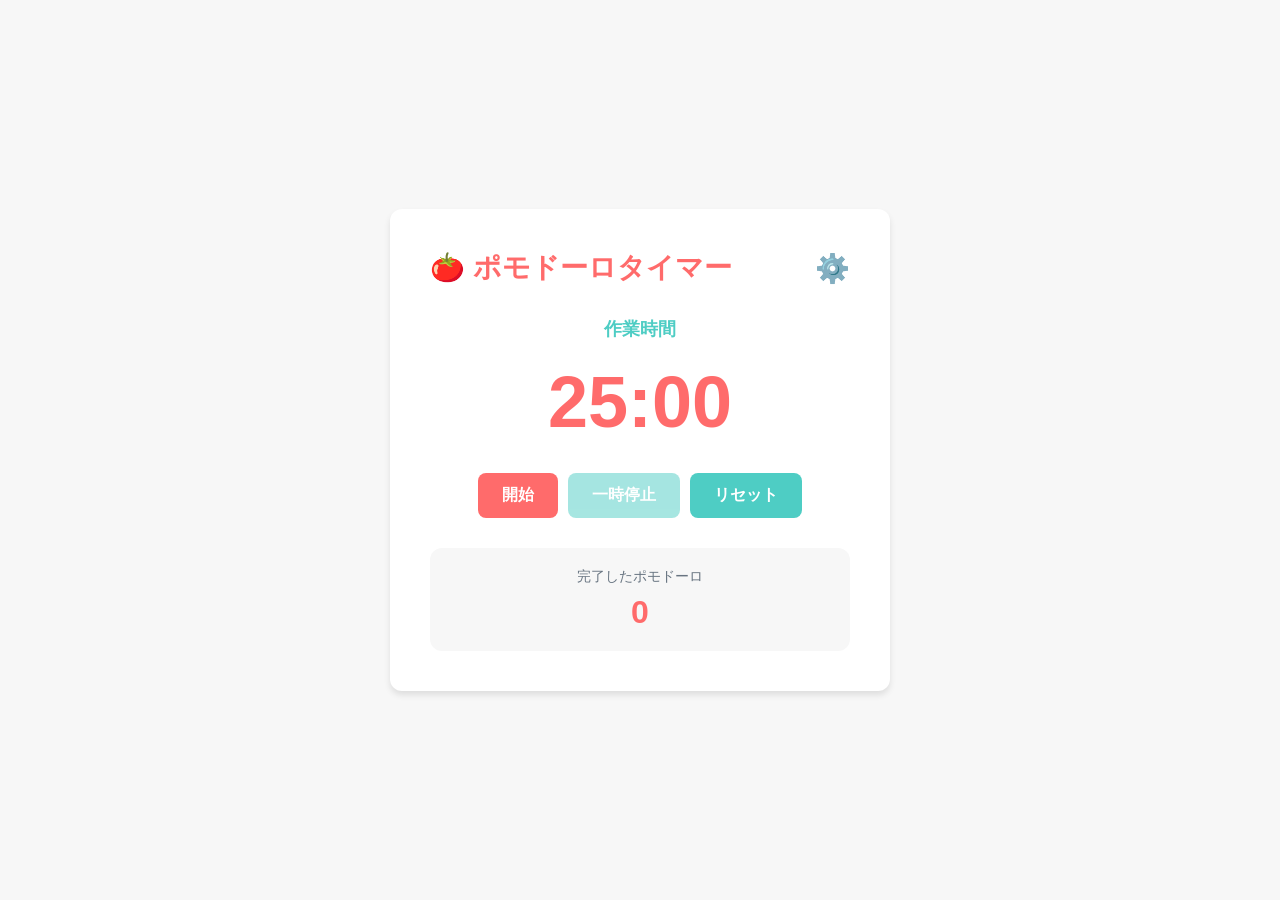
<file: 1.pomodoro/index.html>
<!DOCTYPE html>
<html lang="ja">
<head>
    <meta charset="UTF-8">
    <meta name="viewport" content="width=device-width, initial-scale=1.0">
    <title>ポモドーロタイマー</title>
    <link rel="stylesheet" href="style.css">
</head>
<body>
    <div class="container">
        <header>
            <h1>🍅 ポモドーロタイマー</h1>
            <button class="settings-btn" id="settingsBtn" aria-label="設定を開く">⚙️</button>
        </header>

        <div class="timer-display">
            <div class="mode-indicator" id="modeIndicator">作業時間</div>
            <div class="time" id="timeDisplay">25:00</div>
            <div class="progress-ring">
                <svg width="300" height="300">
                    <circle cx="150" cy="150" r="140" class="progress-ring-circle-bg"></circle>
                    <circle cx="150" cy="150" r="140" class="progress-ring-circle" id="progressCircle"></circle>
                </svg>
            </div>
        </div>

        <div class="controls">
            <button class="btn btn-primary" id="startBtn">開始</button>
            <button class="btn btn-secondary" id="pauseBtn" disabled>一時停止</button>
            <button class="btn btn-secondary" id="resetBtn">リセット</button>
        </div>

        <div class="stats">
            <div class="stat-item">
                <span class="stat-label">完了したポモドーロ</span>
                <span class="stat-value" id="completedPomodoros">0</span>
            </div>
        </div>
    </div>

    <!-- 設定モーダル -->
    <div class="modal" id="settingsModal">
        <div class="modal-content">
            <div class="modal-header">
                <h2>⚙️ 設定</h2>
                <button class="close-btn" id="closeBtn" aria-label="閉じる">&times;</button>
            </div>
            <div class="modal-body">
                <!-- ポモドーロ時間設定 -->
                <div class="setting-group">
                    <label class="setting-label">⏱️ ポモドーロ時間</label>
                    <div class="option-buttons">
                        <button class="option-btn" data-time="15">15分</button>
                        <button class="option-btn active" data-time="25">25分</button>
                        <button class="option-btn" data-time="35">35分</button>
                        <button class="option-btn" data-time="45">45分</button>
                    </div>
                </div>

                <!-- 休憩時間設定 -->
                <div class="setting-group">
                    <label class="setting-label">☕ 休憩時間</label>
                    <div class="option-buttons">
                        <button class="option-btn active" data-break="5">5分</button>
                        <button class="option-btn" data-break="10">10分</button>
                        <button class="option-btn" data-break="15">15分</button>
                    </div>
                </div>

                <!-- テーマ設定 -->
                <div class="setting-group">
                    <label class="setting-label">🎨 テーマ</label>
                    <div class="option-buttons">
                        <button class="option-btn active" data-theme="light">ライト</button>
                        <button class="option-btn" data-theme="dark">ダーク</button>
                        <button class="option-btn" data-theme="focus">フォーカス</button>
                    </div>
                </div>

                <!-- サウンド設定 -->
                <div class="setting-group">
                    <label class="setting-label">🔊 サウンド設定</label>
                    <div class="sound-settings">
                        <div class="sound-option">
                            <label class="switch">
                                <input type="checkbox" id="startSoundToggle" checked>
                                <span class="slider"></span>
                            </label>
                            <span>開始音</span>
                        </div>
                        <div class="sound-option">
                            <label class="switch">
                                <input type="checkbox" id="endSoundToggle" checked>
                                <span class="slider"></span>
                            </label>
                            <span>終了音</span>
                        </div>
                        <div class="sound-option">
                            <label class="switch">
                                <input type="checkbox" id="tickSoundToggle">
                                <span class="slider"></span>
                            </label>
                            <span>tick音</span>
                        </div>
                    </div>
                </div>
            </div>
            <div class="modal-footer">
                <button class="btn btn-primary" id="saveSettingsBtn">保存</button>
            </div>
        </div>
    </div>

    <script src="app.js"></script>
</body>
</html>
</file>
<file: 1.pomodoro/style.css>
/* ベーススタイル */
:root {
    --primary-color: #ff6b6b;
    --secondary-color: #4ecdc4;
    --background-color: #f7f7f7;
    --text-color: #2c3e50;
    --card-background: #ffffff;
    --shadow: 0 4px 6px rgba(0, 0, 0, 0.1);
    --border-radius: 12px;
}

/* ダークテーマ */
[data-theme="dark"] {
    --primary-color: #ff6b6b;
    --secondary-color: #4ecdc4;
    --background-color: #1a1a1a;
    --text-color: #e0e0e0;
    --card-background: #2d2d2d;
    --shadow: 0 4px 6px rgba(0, 0, 0, 0.3);
}

/* フォーカスモード */
[data-theme="focus"] {
    --primary-color: #8b5cf6;
    --secondary-color: #06b6d4;
    --background-color: #0f172a;
    --text-color: #f1f5f9;
    --card-background: #1e293b;
    --shadow: 0 4px 6px rgba(139, 92, 246, 0.2);
}

* {
    margin: 0;
    padding: 0;
    box-sizing: border-box;
}

body {
    font-family: -apple-system, BlinkMacSystemFont, 'Segoe UI', 'Roboto', 'Helvetica', 'Arial', sans-serif;
    background-color: var(--background-color);
    color: var(--text-color);
    display: flex;
    justify-content: center;
    align-items: center;
    min-height: 100vh;
    padding: 20px;
    transition: background-color 0.3s ease, color 0.3s ease;
}

.container {
    background: var(--card-background);
    border-radius: var(--border-radius);
    box-shadow: var(--shadow);
    padding: 40px;
    max-width: 500px;
    width: 100%;
    transition: background-color 0.3s ease, box-shadow 0.3s ease;
}

header {
    display: flex;
    justify-content: space-between;
    align-items: center;
    margin-bottom: 30px;
}

h1 {
    font-size: 28px;
    color: var(--primary-color);
}

.settings-btn {
    background: none;
    border: none;
    font-size: 28px;
    cursor: pointer;
    transition: transform 0.2s ease;
}

.settings-btn:hover {
    transform: rotate(90deg);
}

.timer-display {
    text-align: center;
    position: relative;
    margin-bottom: 30px;
}

.mode-indicator {
    font-size: 18px;
    color: var(--secondary-color);
    margin-bottom: 10px;
    font-weight: 600;
}

.time {
    font-size: 72px;
    font-weight: 700;
    color: var(--primary-color);
    margin: 20px 0;
}

.progress-ring {
    position: absolute;
    top: 50%;
    left: 50%;
    transform: translate(-50%, -50%);
    z-index: -1;
}

.progress-ring-circle-bg {
    fill: none;
    stroke: var(--background-color);
    stroke-width: 8;
}

.progress-ring-circle {
    fill: none;
    stroke: var(--primary-color);
    stroke-width: 8;
    stroke-linecap: round;
    transform: rotate(-90deg);
    transform-origin: 50% 50%;
    stroke-dasharray: 880;
    stroke-dashoffset: 880;
    transition: stroke-dashoffset 1s linear;
}

.controls {
    display: flex;
    gap: 10px;
    justify-content: center;
    margin-bottom: 30px;
}

.btn {
    padding: 12px 24px;
    border: none;
    border-radius: 8px;
    font-size: 16px;
    font-weight: 600;
    cursor: pointer;
    transition: all 0.2s ease;
}

.btn-primary {
    background-color: var(--primary-color);
    color: white;
}

.btn-primary:hover:not(:disabled) {
    transform: translateY(-2px);
    box-shadow: 0 4px 8px rgba(0, 0, 0, 0.2);
}

.btn-secondary {
    background-color: var(--secondary-color);
    color: white;
}

.btn-secondary:hover:not(:disabled) {
    transform: translateY(-2px);
    box-shadow: 0 4px 8px rgba(0, 0, 0, 0.2);
}

.btn:disabled {
    opacity: 0.5;
    cursor: not-allowed;
}

.stats {
    text-align: center;
    padding: 20px;
    background: var(--background-color);
    border-radius: var(--border-radius);
}

.stat-item {
    display: flex;
    flex-direction: column;
    gap: 8px;
}

.stat-label {
    font-size: 14px;
    color: var(--text-color);
    opacity: 0.7;
}

.stat-value {
    font-size: 32px;
    font-weight: 700;
    color: var(--primary-color);
}

/* モーダルスタイル */
.modal {
    display: none;
    position: fixed;
    z-index: 1000;
    left: 0;
    top: 0;
    width: 100%;
    height: 100%;
    background-color: rgba(0, 0, 0, 0.5);
    backdrop-filter: blur(5px);
}

.modal.show {
    display: flex;
    justify-content: center;
    align-items: center;
}

.modal-content {
    background-color: var(--card-background);
    border-radius: var(--border-radius);
    box-shadow: 0 10px 40px rgba(0, 0, 0, 0.3);
    width: 90%;
    max-width: 500px;
    max-height: 80vh;
    overflow-y: auto;
    animation: slideDown 0.3s ease;
}

@keyframes slideDown {
    from {
        opacity: 0;
        transform: translateY(-50px);
    }
    to {
        opacity: 1;
        transform: translateY(0);
    }
}

.modal-header {
    display: flex;
    justify-content: space-between;
    align-items: center;
    padding: 20px;
    border-bottom: 1px solid var(--background-color);
}

.modal-header h2 {
    font-size: 24px;
    color: var(--text-color);
}

.close-btn {
    background: none;
    border: none;
    font-size: 32px;
    cursor: pointer;
    color: var(--text-color);
    line-height: 1;
}

.close-btn:hover {
    color: var(--primary-color);
}

.modal-body {
    padding: 20px;
}

.setting-group {
    margin-bottom: 30px;
}

.setting-label {
    display: block;
    font-size: 18px;
    font-weight: 600;
    margin-bottom: 12px;
    color: var(--text-color);
}

.option-buttons {
    display: flex;
    gap: 10px;
    flex-wrap: wrap;
}

.option-btn {
    flex: 1;
    min-width: 70px;
    padding: 10px 16px;
    border: 2px solid var(--background-color);
    background: var(--background-color);
    color: var(--text-color);
    border-radius: 8px;
    font-size: 14px;
    font-weight: 600;
    cursor: pointer;
    transition: all 0.2s ease;
}

.option-btn:hover {
    border-color: var(--primary-color);
}

.option-btn.active {
    background-color: var(--primary-color);
    border-color: var(--primary-color);
    color: white;
}

.sound-settings {
    display: flex;
    flex-direction: column;
    gap: 15px;
}

.sound-option {
    display: flex;
    align-items: center;
    gap: 12px;
}

/* トグルスイッチ */
.switch {
    position: relative;
    display: inline-block;
    width: 50px;
    height: 28px;
}

.switch input {
    opacity: 0;
    width: 0;
    height: 0;
}

.slider {
    position: absolute;
    cursor: pointer;
    top: 0;
    left: 0;
    right: 0;
    bottom: 0;
    background-color: #ccc;
    transition: 0.3s;
    border-radius: 28px;
}

.slider:before {
    position: absolute;
    content: "";
    height: 20px;
    width: 20px;
    left: 4px;
    bottom: 4px;
    background-color: white;
    transition: 0.3s;
    border-radius: 50%;
}

input:checked + .slider {
    background-color: var(--primary-color);
}

input:checked + .slider:before {
    transform: translateX(22px);
}

.modal-footer {
    padding: 20px;
    border-top: 1px solid var(--background-color);
    text-align: right;
}

/* レスポンシブデザイン */
@media (max-width: 600px) {
    .container {
        padding: 20px;
    }

    h1 {
        font-size: 24px;
    }

    .time {
        font-size: 56px;
    }

    .controls {
        flex-direction: column;
    }

    .btn {
        width: 100%;
    }

    .option-buttons {
        flex-direction: column;
    }

    .option-btn {
        width: 100%;
    }
}
</file>
